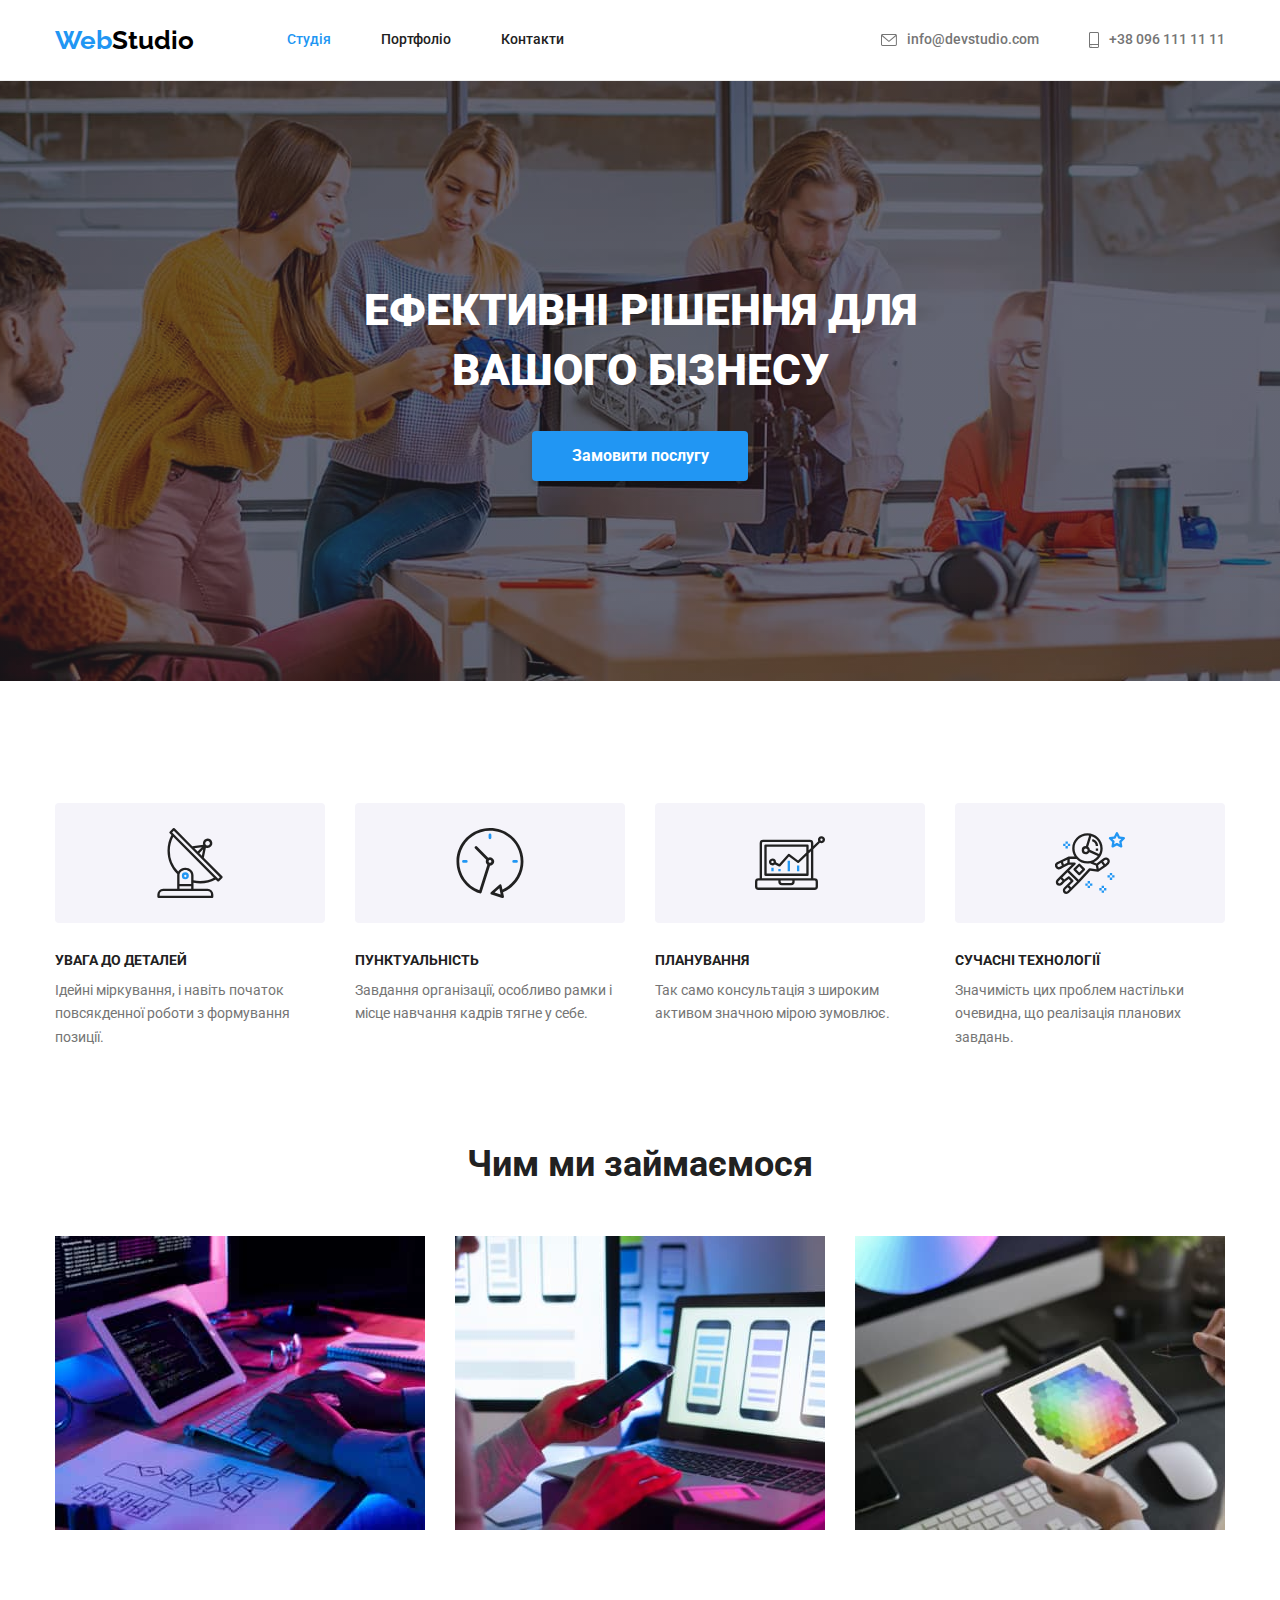
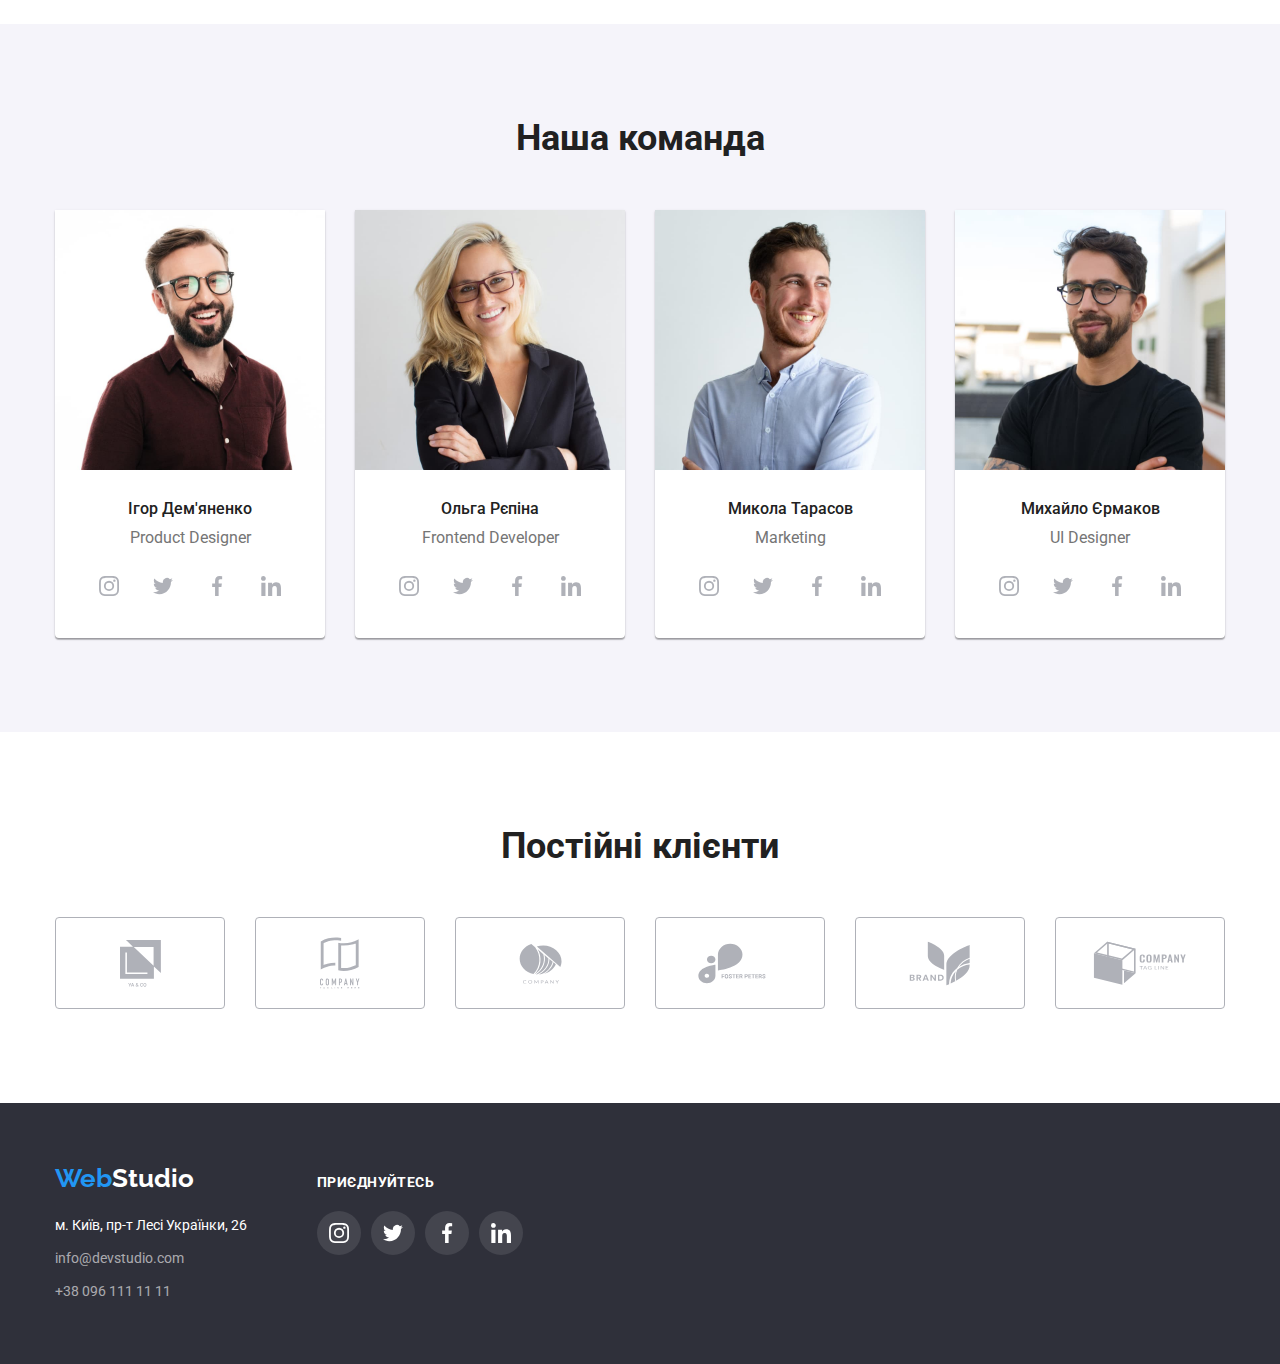
<file: index.html>
<!DOCTYPE html>
<html lang="uk">
  <head>
    <meta charset="UTF-8" />
    <meta http-equiv="X-UA-Compatible" content="IE=edge" />
    <meta name="viewport" content="width=device-width, initial-scale=1.0" />
    <title>Студия</title>
    <link rel="preconnect" href="https://fonts.googleapis.com" />
    <link rel="preconnect" href="https://fonts.gstatic.com" crossorigin />
    <link
      href="https://fonts.googleapis.com/css2?family=Raleway:wght@700&family=Roboto:wght@400;500;700;900&display=swap"
      rel="stylesheet"
    />
    <link
      rel="stylesheet"
      href="https://cdnjs.cloudflare.com/ajax/libs/modern-normalize/1.1.0/modern-normalize.min.css"
    />
    <link rel="stylesheet" href="./css/styles.css" />
  </head>
  <body>
    <!-- Header -->
    <header class="page-header">
      <div class="container flex-container">
        <nav class="flex-container">
          <a href="#" class="logo primary"
            >Web<span class="slogan">Studio</span></a
          >
          <ul class="site-nav list flex-container">
            <li class="item-list">
              <a href="#" class="link-ttl">Студія</a>
            </li>
            <li class="item-list">
              <a href="./portfolio.html" class="link">Портфоліо</a>
            </li>
            <li class="item-list">
              <a href="#" class="link">Контакти</a>
            </li>
          </ul>
        </nav>
        <ul class="auth-nav list flex-container">
          <li class="item-list">
            <a href="mailto:info@devstudio.com" class="copy"
              ><svg width="16" height="12" class="envelope">
                <use xlink:href="./images/icons.svg#icon-envelope"></use></svg
              >info@devstudio.com</a
            >
          </li>
          <li class="item-list">
            <a href="tel:+380961111111" class="copy"
              ><svg width="10" height="16" class="smartphone">
                <use xlink:href="./images/icons.svg#icon-smartphone"></use></svg
              >+38 096 111 11 11</a
            >
          </li>
        </ul>
      </div>
    </header>
    <main>
      <!-- Hero -->
      <section class="section hero">
        <h1 class="heading">
          Ефективні рішення для <br />
          вашого бізнесу
        </h1>
        <button type="button" class="btn">Замовити послугу</button>
      </section>
      <!-- One Section -->
      <section class="section features">
        <div class="container">
          <h2 class="visually-hidden">Наші особливості</h2>
          <ul class="post list">
            <li class="post-link">
              <div class="feuture-list">
                <svg width="70" height="70">
                  <use xlink:href="./images/icons.svg#icon-antenna"></use>
                </svg>
              </div>
              <h3 class="post-title">Увага до деталей</h3>
              <p class="post-text">
                Ідейні міркування, і навіть початок повсякденної роботи з
                формування позиції.
              </p>
            </li>
            <li class="post-link">
              <div class="feuture-list">
                <svg width="70" height="70">
                  <use xlink:href="./images/icons.svg#icon-clock"></use>
                </svg>
              </div>
              <h3 class="post-title">Пунктуальність</h3>
              <p class="post-text">
                Завдання організації, особливо рамки і місце навчання кадрів
                тягне у себе.
              </p>
            </li>
            <li class="post-link">
              <div class="feuture-list">
                <svg width="70" height="70">
                  <use xlink:href="./images/icons.svg#icon-diagram"></use>
                </svg>
              </div>
              <h3 class="post-title">Планування</h3>
              <p class="post-text">
                Так само консультація з широким активом значною мірою зумовлює.
              </p>
            </li>
            <li class="post-link">
              <div class="feuture-list">
                <svg width="70" height="70">
                  <use xlink:href="./images/icons.svg#icon-astronaut"></use>
                </svg>
              </div>
              <h3 class="post-title">Сучасні технології</h3>
              <p class="post-text">
                Значимість цих проблем настільки очевидна, що реалізація
                планових завдань.
              </p>
            </li>
          </ul>
        </div>
      </section>
      <!-- Two Section -->
      <section class="section wrap">
        <div class="container">
          <h2 class="section-title">Чим ми займаємося</h2>
          <ul class="label list">
            <li class="label-link">
              <img
                src="./images/img1.jpg"
                alt="Планшет і клавіатура"
                width="370"
                class="benefits"
              />
            </li>
            <li class="label-link">
              <img
                src="./images/img2.jpg"
                alt="Ноутбук"
                width="370"
                class="benefits"
              />
            </li>
            <li class="label-link">
              <img
                src="./images/img3.jpg"
                alt="Планшет"
                width="370"
                class="benefits"
              />
            </li>
          </ul>
        </div>
      </section>
      <!-- Three Section -->
      <section class="section team">
        <div class="container">
          <h2 class="section-title">Наша команда</h2>
          <ul class="list-ttl list">
            <li class="items">
              <img
                src="./images/img4.jpg"
                alt="Дизайнер продукту"
                width="270"
                class="img"
              />
              <h3 class="team-title">Ігор Дем'яненко</h3>
              <p class="team-sub" lang="en">Product Designer</p>
              <ul class="team-social list">
                <li class="social-item">
                  <a class="icon-shape" href=""
                    ><svg
                      viewBox="0 0 100 100"
                      width="20"
                      height="20"
                      class="shape-item"
                    >
                      <use
                        xlink:href="./images/icons.svg#icon-instagram"
                      ></use></svg
                  ></a>
                </li>
                <li class="social-item">
                  <a class="icon-shape" href=""
                    ><svg
                      viewBox="0 0 100 100"
                      width="20"
                      height="20"
                      class="shape-item"
                    >
                      <use
                        xlink:href="./images/icons.svg#icon-twitter"
                      ></use></svg
                  ></a>
                </li>
                <li class="social-item">
                  <a class="icon-shape" href=""
                    ><svg
                      viewBox="0 0 100 100"
                      width="20"
                      height="20"
                      class="shape-item"
                    >
                      <use
                        xlink:href="./images/icons.svg#icon-facebook"
                      ></use></svg
                  ></a>
                </li>
                <li class="social-item">
                  <a class="icon-shape" href=""
                    ><svg
                      viewBox="0 0 100 100"
                      width="20"
                      height="20"
                      class="shape-item"
                    >
                      <use
                        xlink:href="./images/icons.svg#icon-linkedin"
                      ></use></svg
                  ></a>
                </li>
              </ul>
            </li>
            <li class="items">
              <img
                src="./images/img22.jpg"
                alt="Розробник"
                width="270"
                class="img"
              />
              <h3 class="team-title">Ольга Рєпіна</h3>
              <p class="team-sub" lang="en">Frontend Developer</p>
              <ul class="team-social list">
                <li class="social-item">
                  <a class="icon-shape" href=""
                    ><svg
                      viewBox="0 0 100 100"
                      width="20"
                      height="20"
                      class="shape-item"
                    >
                      <use
                        xlink:href="./images/icons.svg#icon-instagram"
                      ></use></svg
                  ></a>
                </li>
                <li class="social-item">
                  <a class="icon-shape" href=""
                    ><svg
                      viewBox="0 0 100 100"
                      width="20"
                      height="20"
                      class="shape-item"
                    >
                      <use
                        xlink:href="./images/icons.svg#icon-twitter"
                      ></use></svg
                  ></a>
                </li>
                <li class="social-item">
                  <a class="icon-shape" href=""
                    ><svg
                      viewBox="0 0 100 100"
                      width="20"
                      height="20"
                      class="shape-item"
                    >
                      <use
                        xlink:href="./images/icons.svg#icon-facebook"
                      ></use></svg
                  ></a>
                </li>
                <li class="social-item">
                  <a class="icon-shape" href=""
                    ><svg
                      viewBox="0 0 100 100"
                      width="20"
                      height="20"
                      class="shape-item"
                    >
                      <use
                        xlink:href="./images/icons.svg#icon-linkedin"
                      ></use></svg
                  ></a>
                </li>
              </ul>
            </li>

            <li class="items">
              <img
                src="./images/img6.jpg"
                alt="Маркетолог"
                width="270"
                class="img"
              />
              <h3 class="team-title">Микола Тарасов</h3>
              <p class="team-sub" lang="en">Marketing</p>
              <ul class="team-social list">
                <li class="social-item">
                  <a class="icon-shape" href=""
                    ><svg
                      viewBox="0 0 100 100"
                      width="20"
                      height="20"
                      class="shape-item"
                    >
                      <use
                        xlink:href="./images/icons.svg#icon-instagram"
                      ></use></svg
                  ></a>
                </li>
                <li class="social-item">
                  <a class="icon-shape" href=""
                    ><svg
                      viewBox="0 0 100 100"
                      width="20"
                      height="20"
                      class="shape-item"
                    >
                      <use
                        xlink:href="./images/icons.svg#icon-twitter"
                      ></use></svg
                  ></a>
                </li>
                <li class="social-item">
                  <a class="icon-shape" href=""
                    ><svg
                      viewBox="0 0 100 100"
                      width="20"
                      height="20"
                      class="shape-item"
                    >
                      <use
                        xlink:href="./images/icons.svg#icon-facebook"
                      ></use></svg
                  ></a>
                </li>
                <li class="social-item">
                  <a class="icon-shape" href=""
                    ><svg
                      viewBox="0 0 100 100"
                      width="20"
                      height="20"
                      class="shape-item"
                    >
                      <use
                        xlink:href="./images/icons.svg#icon-linkedin"
                      ></use></svg
                  ></a>
                </li>
              </ul>
            </li>
            <li class="items">
              <img
                src="./images/img7.jpg"
                alt="Дизайнер"
                width="270"
                class="img"
              />
              <h3 class="team-title">Михайло Єрмаков</h3>
              <p class="team-sub" lang="en">UI Designer</p>
              <ul class="team-social list">
                <li class="social-item">
                  <a class="icon-shape" href=""
                    ><svg
                      viewBox="0 0 100 100"
                      width="20"
                      height="20"
                      class="shape-item"
                    >
                      <use
                        xlink:href="./images/icons.svg#icon-instagram"
                      ></use></svg
                  ></a>
                </li>
                <li class="social-item">
                  <a class="icon-shape" href=""
                    ><svg
                      viewBox="0 0 100 100"
                      width="20"
                      height="20"
                      class="shape-item"
                    >
                      <use
                        xlink:href="./images/icons.svg#icon-twitter"
                      ></use></svg
                  ></a>
                </li>
                <li class="social-item">
                  <a class="icon-shape" href=""
                    ><svg
                      viewBox="0 0 100 100"
                      width="20"
                      height="20"
                      class="shape-item"
                    >
                      <use
                        xlink:href="./images/icons.svg#icon-facebook"
                      ></use></svg
                  ></a>
                </li>
                <li class="social-item">
                  <a class="icon-shape" href=""
                    ><svg
                      viewBox="0 0 100 100"
                      width="20"
                      height="20"
                      class="shape-item"
                    >
                      <use
                        xlink:href="./images/icons.svg#icon-linkedin"
                      ></use></svg
                  ></a>
                </li>
              </ul>
            </li>
          </ul>
        </div>
      </section>
      <!-- Four section-->
      <section class="section">
        <div class="container">
          <h2 class="section-title">Постійні клієнти</h2>
          <ul class="clients list">
            <li class="clients-list">
              <a href="" class="clients-link"
                ><svg width="41" height="47" class="icon-logo">
                  <use xlink:href="./images/icons.svg#icon-Logo-1"></use></svg
              ></a>
            </li>
            <li class="clients-list">
              <a href="" class="clients-link"
                ><svg width="40" height="52" class="icon-logo">
                  <use xlink:href="./images/icons.svg#icon-Logo-2"></use></svg
              ></a>
            </li>
            <li class="clients-list">
              <a href="" class="clients-link"
                ><svg width="43" height="41" class="icon-logo">
                  <use xlink:href="./images/icons.svg#icon-Logo-3"></use></svg
              ></a>
            </li>
            <li class="clients-list">
              <a href="" class="clients-link"
                ><svg width="84" height="41" class="icon-logo">
                  <use xlink:href="./images/icons.svg#icon-Logo-4"></use></svg
              ></a>
            </li>
            <li class="clients-list">
              <a href="" class="clients-link"
                ><svg width="62" height="45" class="icon-logo">
                  <use xlink:href="./images/icons.svg#icon-Logo-5"></use></svg
              ></a>
            </li>
            <li class="clients-list">
              <a href="" class="clients-link"
                ><svg width="94" height="44" class="icon-logo">
                  <use xlink:href="./images/icons.svg#icon-Logo-6"></use></svg
              ></a>
            </li>
          </ul>
        </div>
      </section>
    </main>
    <!-- Footer -->
    <footer class="footer">
      <div class="container meta">
        <div class="col">
          <a href="#" class="logo secondary"
            >Web<span class="caption">Studio</span></a
          >
          <address>
            <ul class="content list">
              <li class="content-link">
                <a
                  href="https://goo.gl/maps/CPtrU1FHBa2aNyZL9"
                  target="_blank"
                  rel="noopener noreferrer"
                  class="text"
                >
                  м. Київ, пр-т Лесі Українки, 26
                </a>
              </li>
              <li class="content-link">
                <a href="mailto:info@devstudio.com" class="copyright"
                  >info@devstudio.com</a
                >
              </li>
              <li class="content-link">
                <a href="tel:+380961111111" class="copyright"
                  >+38 096 111 11 11</a
                >
              </li>
            </ul>
          </address>
        </div>
        <div class="aside">
          <h2 class="aside-ttl">приєднуйтесь</h2>
          <ul class="aside-list list">
            <li class="aside-link">
              <a href="" class="avatar">
                <svg width="20" height="20" class="avatar-item">
                  <use xlink:href="./images/icons.svg#icon-instagram"></use>
                </svg>
              </a>
            </li>
            <li class="aside-link">
              <a href="" class="avatar">
                <svg width="20" height="20" class="avatar-item">
                  <use xlink:href="./images/icons.svg#icon-twitter"></use>
                </svg>
              </a>
            </li>
            <li class="aside-link">
              <a href="" class="avatar">
                <svg width="20" height="20" class="avatar-item">
                  <use xlink:href="./images/icons.svg#icon-facebook"></use>
                </svg>
              </a>
            </li>
            <li class="aside-link">
              <a href="" class="avatar">
                <svg width="20" height="20" class="avatar-item">
                  <use xlink:href="./images/icons.svg#icon-linkedin"></use>
                </svg>
              </a>
            </li>
          </ul>
        </div>
      </div>
    </footer>
  </body>
</html>
</file>
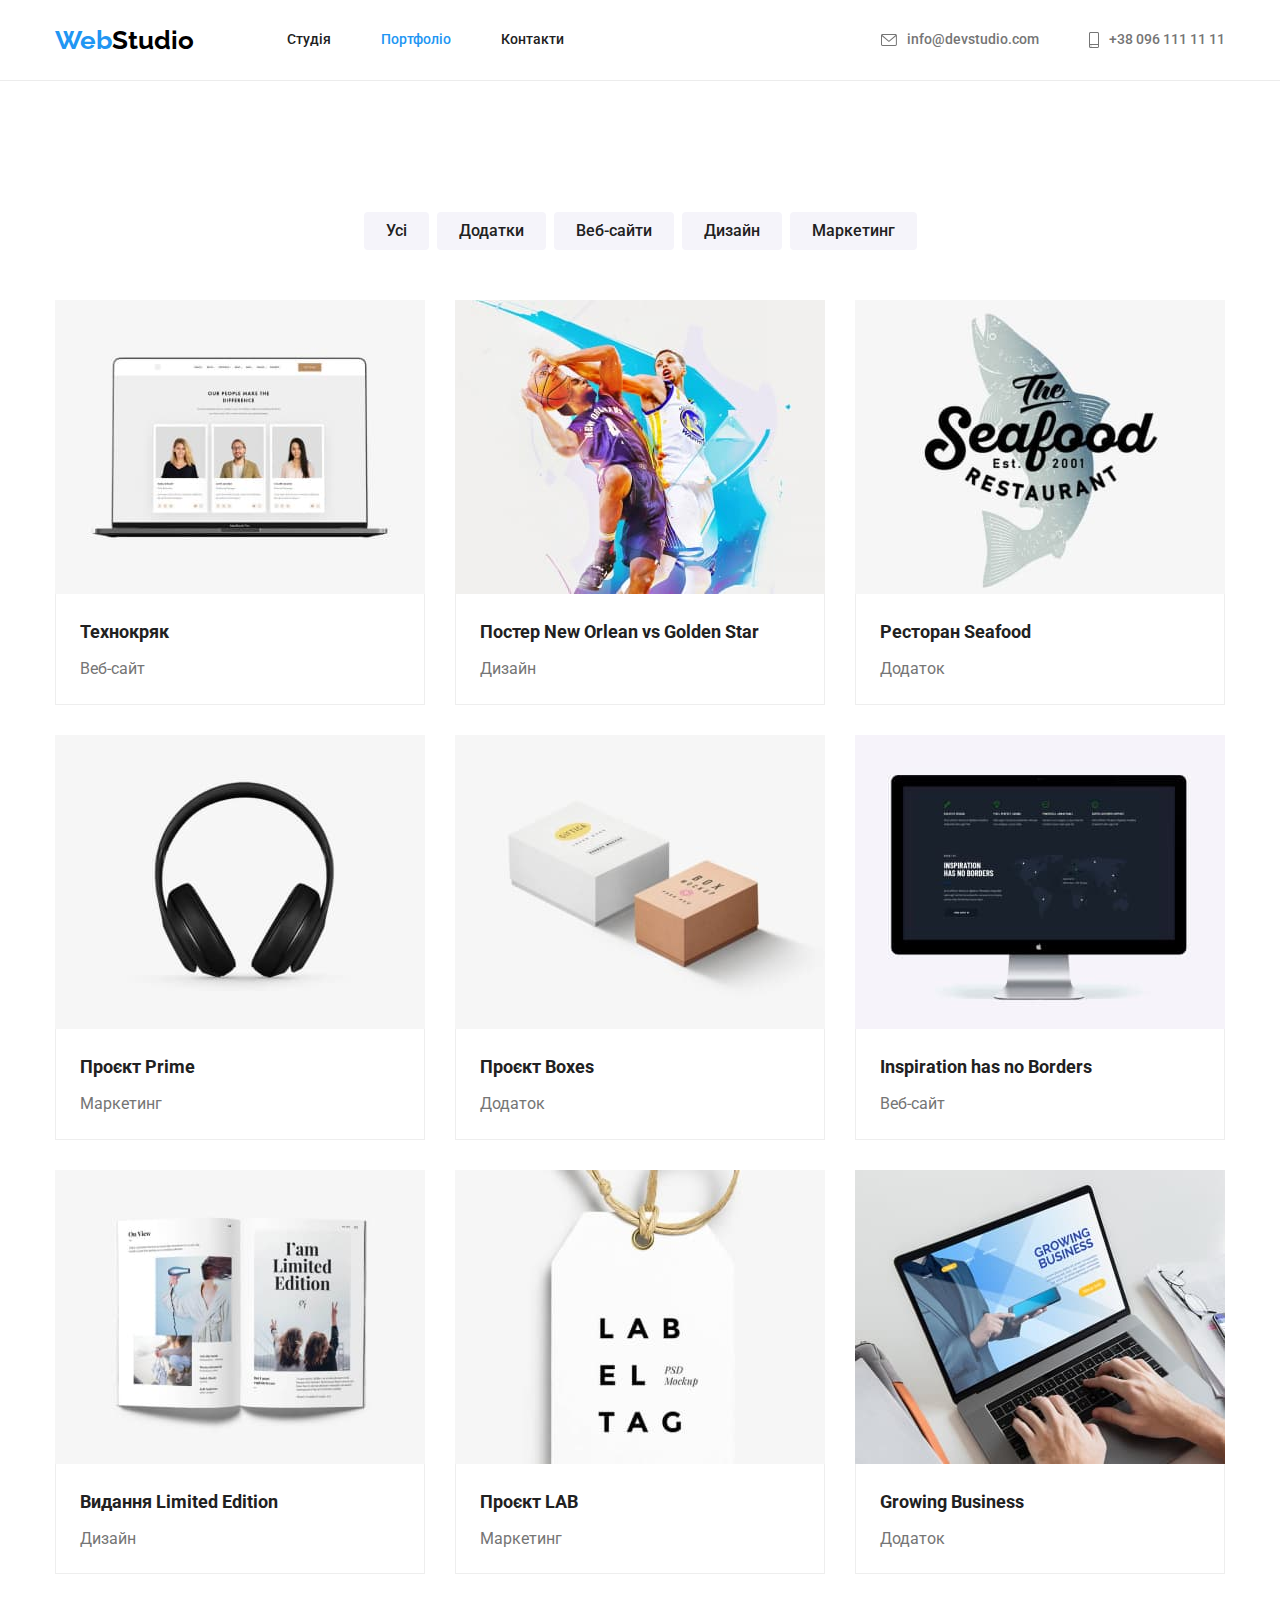
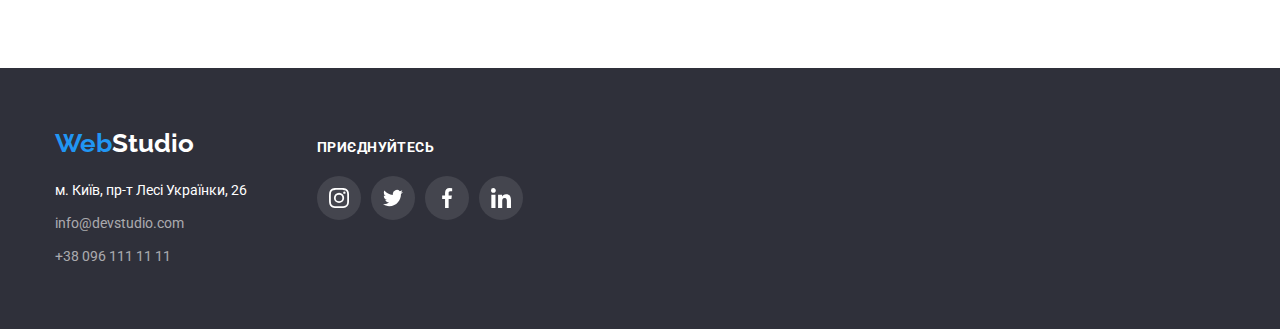
<file: portfolio.html>
<!DOCTYPE html>
<html lang="uk">
  <head>
    <meta charset="UTF-8" />
    <meta http-equiv="X-UA-Compatible" content="IE=edge" />
    <meta name="viewport" content="width=device-width, initial-scale=1.0" />
    <title>Портфоліо</title>
    <link rel="preconnect" href="https://fonts.googleapis.com" />
    <link rel="preconnect" href="https://fonts.gstatic.com" crossorigin />
    <link
      href="https://fonts.googleapis.com/css2?family=Raleway:wght@700&family=Roboto:wght@400;500;700;900&display=swap"
      rel="stylesheet"
    />
    <link
      rel="stylesheet"
      href="https://cdnjs.cloudflare.com/ajax/libs/modern-normalize/1.1.0/modern-normalize.min.css"
    />
    <link rel="stylesheet" href="./css/styles.css" />
  </head>
  <body>
    <!-- Header -->
    <header class="page-header">
      <div class="container flex-container">
        <nav class="flex-container">
          <a href="#" class="logo primary"
            >Web<span class="slogan">Studio</span></a
          >
          <ul class="site-nav list flex-container">
            <li class="item-list">
              <a href="./index.html" class="link">Студія</a>
            </li>
            <li class="item-list">
              <a href="#" class="link-ttl">Портфоліо</a>
            </li>
            <li class="item-list">
              <a href="#" class="link">Контакти</a>
            </li>
          </ul>
        </nav>
        <ul class="auth-nav list flex-container">
          <li class="item-list">
            <a href="mailto:info@devstudio.com" class="copy"
              ><svg width="16" height="12" class="envelope">
                <use xlink:href="./images/icons.svg#icon-envelope"></use></svg
              >info@devstudio.com</a
            >
          </li>
          <li class="item-list">
            <a href="tel:+380961111111" class="copy"
              ><svg width="10" height="16" class="smartphone">
                <use xlink:href="./images/icons.svg#icon-smartphone"></use></svg
              >+38 096 111 11 11</a
            >
          </li>
        </ul>
      </div>
    </header>
    <main>
      <!-- Portfolio Section -->
      <section class="section">
        <div class="container">
          <h1 class="visually-hidden">Проекти</h1>
          <ul class="column list">
            <li class="column-link">
              <button type="button" class="click">Усі</button>
            </li>
            <li class="column-link">
              <button type="button" class="click">Додатки</button>
            </li>
            <li class="column-link">
              <button type="button" class="click">Веб-сайти</button>
            </li>
            <li class="column-link">
              <button type="button" class="click">Дизайн</button>
            </li>
            <li class="column-link">
              <button type="button" class="click">Маркетинг</button>
            </li>
          </ul>
          <ul class="project list">
            <li class="project-link">
              <a href="" class="visit"
                ><img
                  src="./images/img8.jpg"
                  alt="Ноутбук"
                  width="370"
                  class="image"
                />
                <div class="description">
                  <h2 class="project-ttl">Технокряк</h2>
                  <p class="project-list">Веб-сайт</p>
                </div></a
              >
            </li>
            <li class="project-link">
              <a href="" class="visit"
                ><img
                  src="./images/img9.jpg"
                  alt="Гравці в баскетбол"
                  width="370"
                  class="image"
                />
                <div class="description">
                  <h2 class="project-ttl">Постер New Orlean vs Golden Star</h2>
                  <p class="project-list">Дизайн</p>
                </div></a
              >
            </li>
            <li class="project-link">
              <a href="" class="visit"
                ><img
                  src="./images/img10.jpg"
                  alt="Логотип ресторану"
                  width="370"
                  class="image"
                />
                <div class="description">
                  <h2 class="project-ttl">Ресторан Seafood</h2>
                  <p class="project-list">Додаток</p>
                </div></a
              >
            </li>
            <li class="project-link">
              <a href="" class="visit"
                ><img
                  src="./images/img11.jpg"
                  alt="Навушники"
                  width="370"
                  class="image"
                />
                <div class="description">
                  <h2 class="project-ttl">Проєкт Prime</h2>
                  <p class="project-list">Маркетинг</p>
                </div></a
              >
            </li>
            <li class="project-link">
              <a href="" class="visit"
                ><img
                  src="./images/img12.jpg"
                  alt="Коробки"
                  width="370"
                  class="image"
                />
                <div class="description">
                  <h2 class="project-ttl">Проєкт Boxes</h2>
                  <p class="project-list">Додаток</p>
                </div></a
              >
            </li>
            <li class="project-link">
              <a href="" class="visit"
                ><img
                  src="./images/img13.jpg"
                  alt="Моноблок"
                  width="370"
                  class="image"
                />
                <div class="description">
                  <h2 class="project-ttl" lang="en">
                    Inspiration has no Borders
                  </h2>
                  <p class="project-list">Веб-сайт</p>
                </div></a
              >
            </li>
            <li class="project-link">
              <a href="" class="visit"
                ><img
                  src="./images/img14.jpg"
                  alt="Журнал"
                  width="370"
                  class="image"
                />
                <div class="description">
                  <h2 class="project-ttl">Видання Limited Edition</h2>
                  <p class="project-list">Дизайн</p>
                </div></a
              >
            </li>
            <li class="project-link">
              <a href="" class="visit"
                ><img
                  src="./images/img15.jpg"
                  alt="Візитка"
                  width="370"
                  class="image"
                />
                <div class="description">
                  <h2 class="project-ttl">Проєкт LAB</h2>
                  <p class="project-list">Маркетинг</p>
                </div></a
              >
            </li>
            <li class="project-link">
              <a href="" class="visit"
                ><img
                  src="./images/img16.jpg"
                  alt="Ноутбук"
                  width="370"
                  class="image"
                />
                <div class="description">
                  <h2 class="project-ttl" lang="en">Growing Business</h2>
                  <p class="project-list">Додаток</p>
                </div></a
              >
            </li>
          </ul>
        </div>
      </section>
    </main>
    <!-- Footer -->
    <footer class="footer">
      <div class="container meta">
        <div class="col">
          <a href="#" class="logo secondary"
            >Web<span class="caption">Studio</span></a
          >
          <address>
            <ul class="content list">
              <li class="content-link">
                <a
                  href="https://goo.gl/maps/CPtrU1FHBa2aNyZL9"
                  target="_blank"
                  rel="noopener noreferrer"
                  class="text"
                >
                  м. Київ, пр-т Лесі Українки, 26
                </a>
              </li>
              <li class="content-link">
                <a href="mailto:info@devstudio.com" class="copyright"
                  >info@devstudio.com</a
                >
              </li>
              <li class="content-link">
                <a href="tel:+380961111111" class="copyright"
                  >+38 096 111 11 11</a
                >
              </li>
            </ul>
          </address>
        </div>
        <div class="aside">
          <h2 class="aside-ttl">приєднуйтесь</h2>
          <ul class="aside-list list">
            <li class="aside-link">
              <a href="" class="avatar">
                <svg width="20" height="20" class="avatar-item">
                  <use xlink:href="./images/icons.svg#icon-instagram"></use>
                </svg>
              </a>
            </li>
            <li class="aside-link">
              <a href="" class="avatar">
                <svg width="20" height="20" class="avatar-item">
                  <use xlink:href="./images/icons.svg#icon-twitter"></use>
                </svg>
              </a>
            </li>
            <li class="aside-link">
              <a href="" class="avatar">
                <svg width="20" height="20" class="avatar-item">
                  <use xlink:href="./images/icons.svg#icon-facebook"></use>
                </svg>
              </a>
            </li>
            <li class="aside-link">
              <a href="" class="avatar">
                <svg width="20" height="20" class="avatar-item">
                  <use xlink:href="./images/icons.svg#icon-linkedin"></use>
                </svg>
              </a>
            </li>
          </ul>
        </div>
      </div>
    </footer>
  </body>
</html>
</file>
<file: css/styles.css>
/* Root */

:root {
--logo-color:#2196F3;
--logo-secondary-color:#188CE8;
--black-color:#000000;
--brand-color: #F5F5F5;
--nav-color:#FFFFFF;
--headfoot-color:#2F303A;
--fsection-color:#F5F4FA;
--icons-color:#AFB1B8;

--main-font-color:#212121;
--second-font-color:#757575;

--border-color:#ECECEC;
--border-secondary-color:#EEEEEE;
}

                                      /* Body */
 
body {
  color: var(--main-font-color);
  background-color: var(--nav-color);
  font-family: 'Roboto', sans-serif;
}

.list {
  padding: 0;
  margin: 0;
  list-style: none;
}

h1,
h2,
h3,
h4,
h5,
h6,
p{
  margin-top: 0;
  margin-bottom: 0;
}


                                      /* Container, Section */

.container {
  width: 1200px;
  margin: 0 auto;
  padding-left: 15px;
  padding-right: 15px;
}

.section {
  padding-top: 94px;
  padding-bottom: 94px;
}

.section.hero {
  padding-top: 200px;
  padding-bottom: 200px;
}

.section.features{
  padding-bottom: 47px;
}

.section.wrap{
  padding-top: 47px;
}

                                      /*  Header*/

.flex-container {
  display: flex;
  align-items: center;
}

.page-header {
  border-bottom: 1px solid var(--border-color);
}


.logo {
  color: var(--logo-color);
  text-decoration: none;
  font-family: 'Raleway', sans-serif;
  font-size: 26px;
  font-weight: 700;
  line-height: 1.19;
  }

.slogan {
  color: var(--black-color);
}

.site-nav {
  display: flex;
  margin-left: 93px;
}

.site-nav .link:hover,
.site-nav .link:focus {
  color: var(--logo-color);
}

.site-nav .item-list:not(:last-child) {
  margin-right: 50px;
}

.link-ttl {
  display: block;
  padding-top: 32px;
  padding-bottom: 32px;
  

  color: var(--logo-color);
  text-decoration: none;
  font-size: 14px;
  font-weight: 500;
  line-height: 1.14;
}

.link {
  display: block;
  padding-top: 32px;
  padding-bottom: 32px;

  color: var(--main-font-color);
  text-decoration: none;
  font-size: 14px;
  font-weight: 500;
  line-height: 1.14; 
}

.auth-nav {
  display: flex;
  margin-left: auto;
}

.auth-nav .item-list:not(:last-child) {
  margin-right: 50px;
}

.auth-nav .copy:hover,
.auth-nav .copy:focus {
  color: var(--logo-color);
}

.copy {
  display: inline-flex;
  align-items: center;
  padding-top: 32px;
  padding-bottom: 32px;

  color: var(--second-font-color);
  text-decoration: none;
  font-size: 14px;
  font-weight: 500;
  line-height: 1.14;
}

.envelope{
  margin-right: 10px;
  fill: var(--second-font-color);
}

.copy:hover .envelope{
  fill: var(--logo-color);
}

.smartphone{
  margin-right: 10px;
  fill: var(--second-font-color);
}

.copy:hover .smartphone{
  fill: var(--logo-color);
}


                                   /* Hero */

.section.hero{
text-align: center;
}

.hero {
  background-color: var(--headfoot-color);
  background-image: linear-gradient(rgba(47, 48, 58, 0.4), rgba(47, 48, 58, 0.4)), url(../images/header.jpg);
  background-size: cover;
  background-repeat: no-repeat;
  background-position: center;
  height: 600px;
  max-width: 1600px;
  margin-left: auto;
  margin-right: auto;
}

.heading {
  color: var(--nav-color);
  font-size: 44px;
  font-weight: 900;
  line-height: 1.36;
  text-transform: uppercase;

  margin-top: 0;
  margin-bottom: 30px;
}

.btn {
  padding: 10px 32px;
  min-width: 216px;

  background-color: var(--logo-color);
  color: var(--nav-color);
  box-shadow: 0px 4px 4px rgba(0, 0, 0, 0.15);
  border-radius: 4px;
  border: none;

  font-size: 16px;
  font-weight: 700;
  line-height: 1.87;
  cursor: pointer;
}

.btn:hover,
.btn:focus {
  background-color: var(--logo-secondary-color);
}

                                  /* One Section */

.visually-hidden {
  transform: scale(0);
}

.post {
  display: flex;
}

.post-title {
  margin-bottom: 10px;
  

  color: var(--main-font-color);
  font-size: 14px;
  font-weight: 700;
  line-height: 1.14;
  text-transform: uppercase;
}

.post-link{
  width: calc(100% - 90px / 4);
}

.post .post-link:not(:last-child) {
  margin-right: 30px;
}

.post-text {
  color: var(--second-font-color);
  font-size: 14px;
  line-height: 1.71;
  text-align: left;
}



.feuture-list{
  display: flex;
  justify-content: center;
  align-items: center;
  background-color: var(--fsection-color);
  height: 120px;
  margin-bottom: 30px;
  border-radius: 4px;
}

                                  /* Two Section */

.section-title {
  font-size: 36px;
  font-weight: 700;
  line-height: 1.16;
  text-align: center;
  
  margin-bottom: 50px;
}

.label {
  display: flex;
}

.label .label-link {
  margin-right: 30px;
  width: calc(100% - 60px / 3);
}

.label-link .benefits{
  display: block;
}

                                 /* Three Section */

.team {
  background-color: var(--fsection-color);
}

.list-ttl {
  display: flex;
}

.list-ttl .items {
  background-color: var(--nav-color);
  box-shadow: 0px 1px 3px rgba(0, 0, 0, 0.12),
              0px 1px 1px rgba(0, 0, 0, 0.14),
              0px 2px 1px rgba(0, 0, 0, 0.2);
  border-radius: 0px 0px 4px 4px;
  text-align:center;
  width: calc(100% - 90px / 4);
}

.list-ttl .items:not(:last-child) {
  margin-right: 30px;
}

.team-title {
  color: var(--main-font-color);
  font-weight: 500;
  font-size: 16px;
  line-height: 1.18;

  margin-bottom: 10px;
}

.team-sub {
  color: var(--second-font-color);
  font-size: 16px;
  line-height: 1.18;

  margin-bottom: 16px;
}

.img {
  display: block;
  margin-bottom: 30px;
}

.team-social{
  display: flex;
  justify-content: center;
  gap: 10px;
}

.icon-shape{
  display: flex;
  justify-content: center;
    align-items: center;
    width: 44px;
    height: 44px;
}

.social-item{
  margin-bottom: 30px;
}

.icon-shape:hover,
.icon-shape:focus{
  background-color: var(--logo-color);
  border-radius: 50%;
}

.shape-item{
  fill: var(--icons-color)
}
.icon-shape:hover .shape-item,
.icon-shape:focus .shape-item{
  fill: var(--nav-color);
}



                                /* Four section */
.clients{
  display: flex;
}

.clients-list{
  width: calc(100% - 150px / 6);
  margin-right: 30px;

}

.clients-list:last-child{
  margin-right: 0;
}

.clients-link{
  display: flex;
  width: 170px;
  height: 92px;
  justify-content: center;
  align-items: center;
  border: 1px solid var(--icons-color);
    border-radius: 4px;
}

.icon-logo{
  display: block;
  fill: var(--icons-color);
}

.clients-link:hover .icon-logo,
.clients-link:focus .icon-logo{
  fill: var(--logo-color);

}

.clients-link:hover,
.clients-link:focus{
  border-color: var(--logo-color);
}

                                    /* Footer */

.logo.secondary {
  display: inline-block;
  margin-bottom: 20px;
}

.footer {
  background-color: var(--headfoot-color);
  padding: 60px 0;
}

.caption {
  color: var(--nav-color);
}

.content-link:not(:last-child){
  margin-bottom: 9px;
}

.text {
  color: var(--nav-color);
  text-decoration: none;
  font-style: normal;
  font-size: 14px;
  line-height: 1.7;

  display: inline-block;
}

.text:hover,
.text:focus {
  color: var(--logo-color);
}

.copyright {
  color: rgba(255, 255, 255, 0.6);
  text-decoration: none;
  font-style: normal;
  font-size: 14px;
  line-height: 1.7;
  display: inline-block;
  margin-bottom: 9px;
}

.copyright:last-child{
 margin-bottom: 0;
}

.copyright:hover,
.copyright:focus {
  color: var(--logo-color);
}

.aside-ttl{
  font-size: 14px;
  text-transform: uppercase;
  font-weight: 700;
  line-height: 1.14;
  letter-spacing: 0.03em;
  color: var(--nav-color);
  
}

.meta{
  display: flex;
  align-items: baseline;
}
.col{
  margin-right: 70px;
}

.aside-list{
  display: flex;
  margin-top: 20px;
}

.avatar{
  display: flex;
  justify-content: center;
  align-items: center;
  margin-right: 10px;
  width: 44px;
  height: 44px;
  color: var(--nav-color);
  background-color: rgba(255, 255, 255, 0.1);;
  border-radius: 50%;
}

.avatar-item{
  fill: currentColor;
}

.avatar:hover,
.avatar:focus{
  background-color: var(--logo-color);
}


                                    /* Portfolio Section */

 .column {
   display: flex;
   justify-content: center;
   margin-bottom: 50px;
 }  

 .column .column-link:not(:last-child) {
   margin-right: 8px;
 }

.click {
  color: var(--main-font-color);
  background-color: var(--fsection-color);
  border-radius: 4px;
  border: none;
  
 
  font-family: inherit;
  font-size: 16px;
  font-weight: 500;
  line-height: 1.62;
  cursor: pointer;

  padding: 6px 22px;
}

.click:hover,
.click:focus {
  background-color: var(--logo-color);
  color: var(--nav-color);
  box-shadow: 0px 3px 1px rgba(0, 0, 0, 0.1), 
              0px 1px 2px rgba(0, 0, 0, 0.08),
             0px 2px 2px rgba(0, 0, 0, 0.12);
}

.project {
  display: flex;
  flex-wrap: wrap;
}

.project-link{
  width: calc((100% - 60px) / 3);
}
/* .project-link:hover{
  box-shadow: 0px 1px 1px rgba(0, 0, 0, 0.12),
      0px 4px 4px rgba(0, 0, 0, 0.06),
      1px 4px 6px rgba(0, 0, 0, 0.16);
}
  */
.project .project-link:not(:nth-last-child(-n+3)) {
  margin-bottom: 30px;
}

.project .project-link:not(:nth-child(3n)) {
  margin-right: 30px;
}

.visit {
  text-decoration: none;
  display: block;
}

.project-link .visit:hover,
.project-link .visit:focus{
  box-shadow: 0px 1px 1px rgba(0, 0, 0, 0.12),
      0px 4px 4px rgba(0, 0, 0, 0.06),
      1px 4px 6px rgba(0, 0, 0, 0.16);
}

.project-ttl {
color: var(--main-font-color);
  font-size: 18px;
  font-weight: 700;
  line-height: 2;
  padding-top: 20px;
  padding-bottom: 4px;
}

.project-list {
  color: var(--second-font-color);
  font-size: 16px;
  line-height: 1.87;

  margin-top: 0;
  margin-bottom: 0;
  padding-bottom: 20px;
}
.description {
  padding-left: 24px;
  padding-right: 24px;
  border-bottom: 1px solid var(--border-secondary-color);
  border-right: 1px solid var(--border-secondary-color);
  border-left: 1px solid var(--border-secondary-color);
}

.image{
  display: block;
}
</file>
